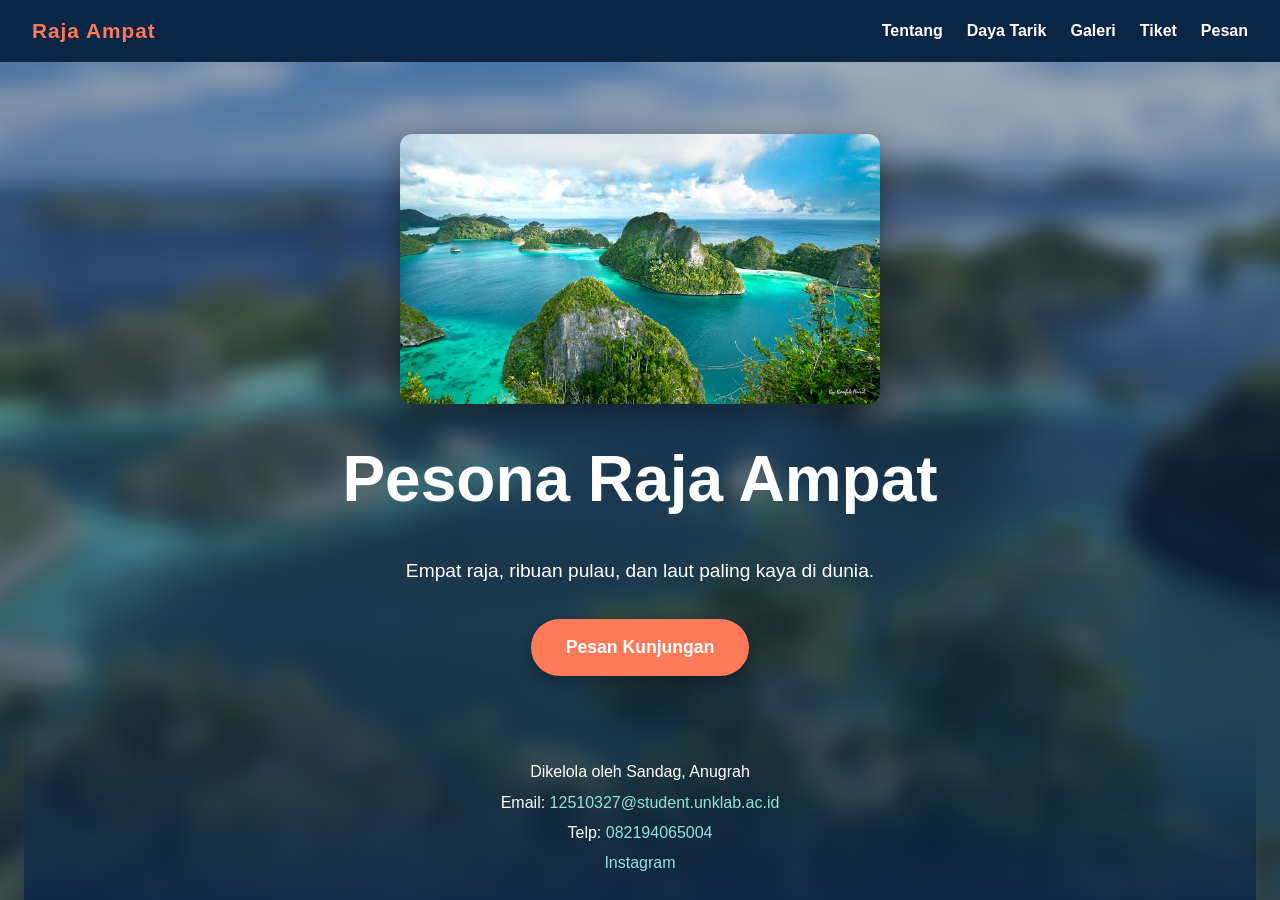
<file: index.html>
<!doctype html>
<html lang="id">
<head>
  <meta charset="UTF-8" />
  <meta name="viewport" content="width=device-width, initial-scale=1.0" />
  <meta name="description" content="Profil wisata Raja Ampat, Papua Barat Daya." />
  <link rel="stylesheet" href="style.css" />
  <title>Pesona Raja Ampat - Surga Terakhir di Timur Indonesia</title>
</head>
<body>

  <!-- ===== NAVBAR ===== -->
  <header class="navbar">
    <a class="logo" href="index.html">Raja Ampat</a>
    <nav>
      <ul>
        <li><a href="tentang.html">Tentang</a></li>
        <li><a href="daya-tarik.html">Daya Tarik</a></li>
        <li><a href="galeri.html">Galeri</a></li>
        <li><a href="tiket.html">Tiket</a></li>
        <li><a href="pesan.html">Pesan</a></li>
      </ul>
    </nav>
  </header>

  <!-- ===== BERANDA ===== -->

  <section id="beranda" class="hero">
    <div class="hero-isi">
      <img class="hero-foto" src="img/img6.jpg" alt="Pemandangan pulau karst Raja Ampat dari puncak" />
      <h1>Pesona Raja Ampat</h1>
      <p class="slogan">Empat raja, ribuan pulau, dan laut paling kaya di dunia.</p>
      <a class="tombol" href="pesan.html">Pesan Kunjungan</a>
    </div>

    <!-- ===== FOOTER (di dalam foto latar) ===== -->
    <footer class="footer-hero">
      <p>Dikelola oleh Sandag, Anugrah</p>
      <p>Email: <a href="12510327@student.unklab.ac.id">12510327@student.unklab.ac.id</a></p>
      <p>Telp: <a href="082194065004">082194065004</a></p>
      <a href="https://www.instagram.com/adnielrs?stkn=MTA4c29vZDB6dnVoOQ==" target="_blank" rel="noopener">Instagram</a>
    </footer>
  </section>

</body>
</html>
</file>
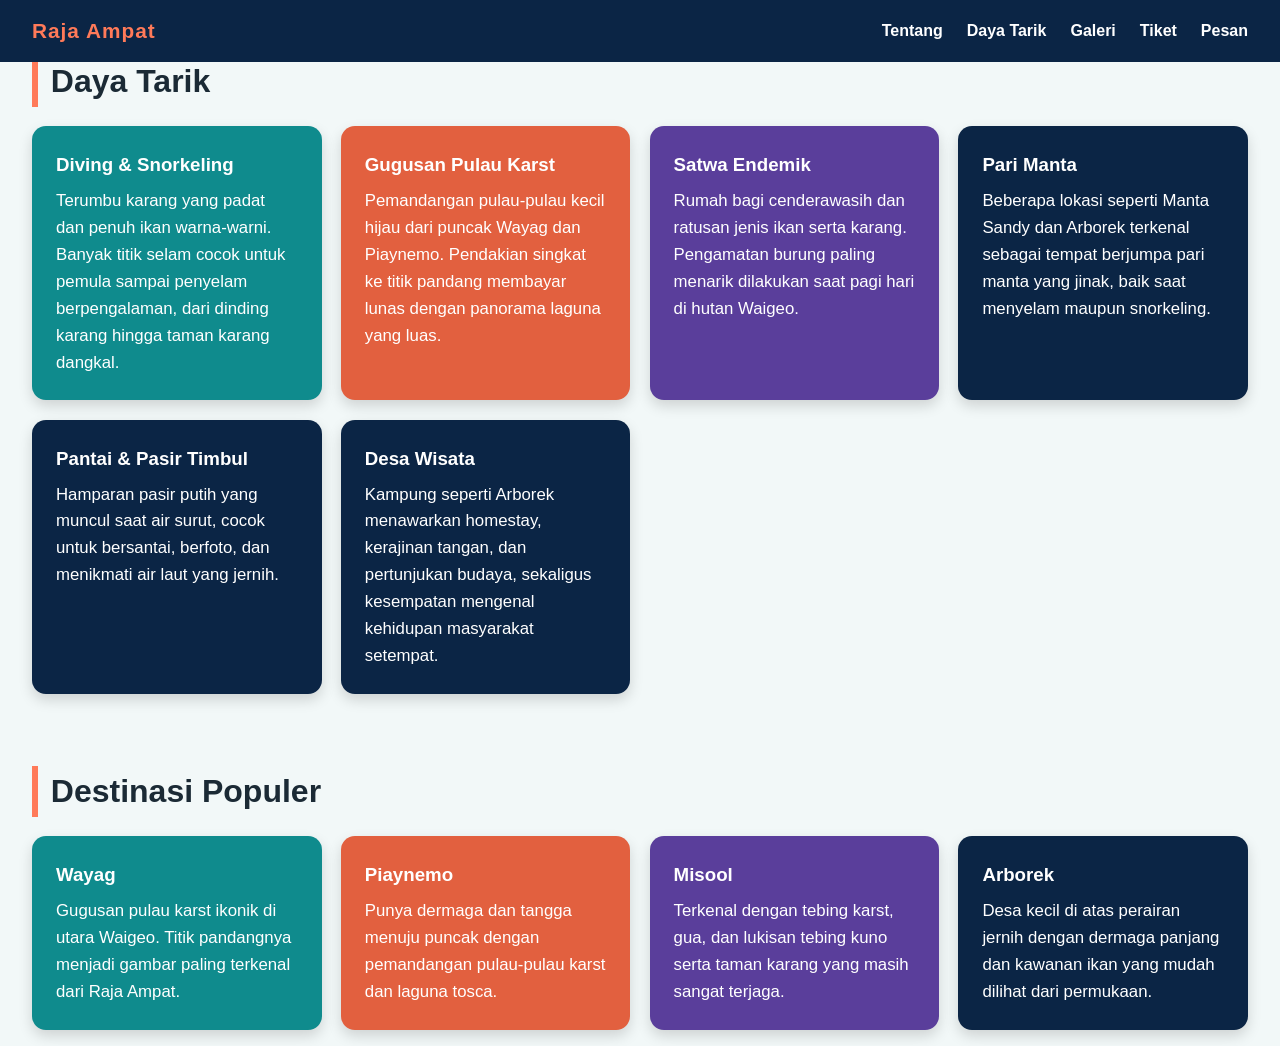
<file: daya-tarik.html>
<!doctype html>
<html lang="id">
<head>
  <meta charset="UTF-8" />
  <meta name="viewport" content="width=device-width, initial-scale=1.0" />
  <meta name="description" content="Daya tarik wisata Raja Ampat." />
  <link rel="stylesheet" href="style.css" />
  <title>Daya Tarik Raja Ampat - Pesona Raja Ampat</title>
</head>
<body>

  <!-- ===== NAVBAR ===== -->
  <header class="navbar">
    <a class="logo" href="index.html">Raja Ampat</a>
    <nav>
      <ul>
        <li><a href="tentang.html">Tentang</a></li>
        <li><a href="daya-tarik.html" class="aktif">Daya Tarik</a></li>
        <li><a href="galeri.html">Galeri</a></li>
        <li><a href="tiket.html">Tiket</a></li>
        <li><a href="pesan.html">Pesan</a></li>
      </ul>
    </nav>
  </header>

  <main class="halaman">

    <section id="daya-tarik" class="blok">
      <h2>Daya Tarik</h2>
      <div class="grid-kartu">
        <article class="kartu tosca">
          <h3>Diving &amp; Snorkeling</h3>
          <p>Terumbu karang yang padat dan penuh ikan warna-warni. Banyak titik selam cocok untuk pemula sampai penyelam berpengalaman, dari dinding karang hingga taman karang dangkal.</p>
        </article>
        <article class="kartu koral">
          <h3>Gugusan Pulau Karst</h3>
          <p>Pemandangan pulau-pulau kecil hijau dari puncak Wayag dan Piaynemo. Pendakian singkat ke titik pandang membayar lunas dengan panorama laguna yang luas.</p>
        </article>
        <article class="kartu ungu">
          <h3>Satwa Endemik</h3>
          <p>Rumah bagi cenderawasih dan ratusan jenis ikan serta karang. Pengamatan burung paling menarik dilakukan saat pagi hari di hutan Waigeo.</p>
        </article>
        <article class="kartu biru">
          <h3>Pari Manta</h3>
          <p>Beberapa lokasi seperti Manta Sandy dan Arborek terkenal sebagai tempat berjumpa pari manta yang jinak, baik saat menyelam maupun snorkeling.</p>
        </article>
        <article class="kartu hijau">
          <h3>Pantai &amp; Pasir Timbul</h3>
          <p>Hamparan pasir putih yang muncul saat air surut, cocok untuk bersantai, berfoto, dan menikmati air laut yang jernih.</p>
        </article>
        <article class="kartu oranye">
          <h3>Desa Wisata</h3>
          <p>Kampung seperti Arborek menawarkan homestay, kerajinan tangan, dan pertunjukan budaya, sekaligus kesempatan mengenal kehidupan masyarakat setempat.</p>
        </article>
      </div>
    </section>

    <section class="blok">
      <h2>Destinasi Populer</h2>
      <div class="grid-kartu">
        <article class="kartu tosca">
          <h3>Wayag</h3>
          <p>Gugusan pulau karst ikonik di utara Waigeo. Titik pandangnya menjadi gambar paling terkenal dari Raja Ampat.</p>
        </article>
        <article class="kartu koral">
          <h3>Piaynemo</h3>
          <p>Punya dermaga dan tangga menuju puncak dengan pemandangan pulau-pulau karst dan laguna tosca.</p>
        </article>
        <article class="kartu ungu">
          <h3>Misool</h3>
          <p>Terkenal dengan tebing karst, gua, dan lukisan tebing kuno serta taman karang yang masih sangat terjaga.</p>
        </article>
        <article class="kartu biru">
          <h3>Arborek</h3>
          <p>Desa kecil di atas perairan jernih dengan dermaga panjang dan kawanan ikan yang mudah dilihat dari permukaan.</p>
        </article>
      </div>
    </section>

  </main>

</body>
</html>
</file>
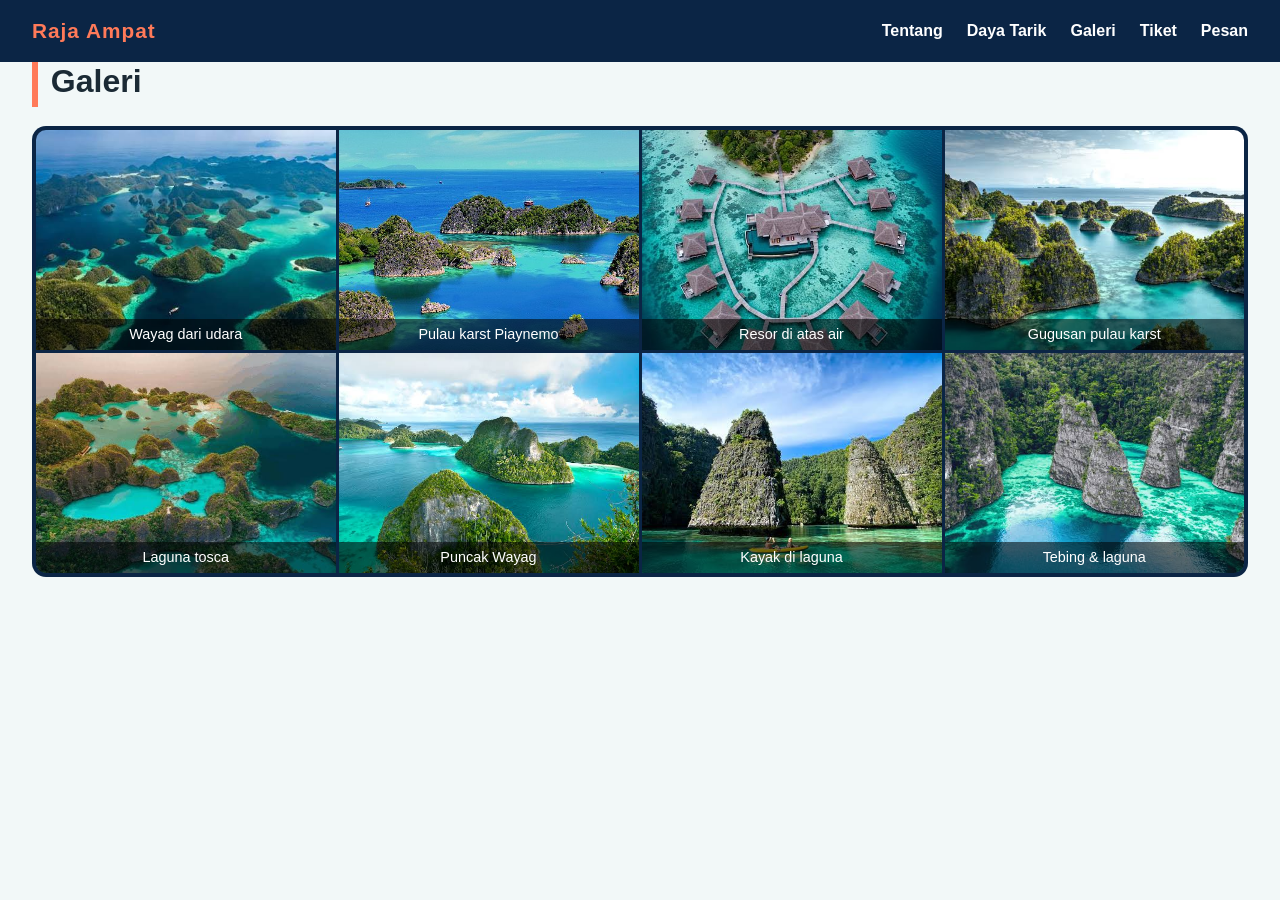
<file: galeri.html>
<!doctype html>
<html lang="id">
<head>
  <meta charset="UTF-8" />
  <meta name="viewport" content="width=device-width, initial-scale=1.0" />
  <meta name="description" content="Galeri foto Raja Ampat." />
  <link rel="stylesheet" href="style.css" />
  <title>Galeri Raja Ampat - Pesona Raja Ampat</title>
</head>
<body>

  <!-- ===== NAVBAR ===== -->
  <header class="navbar">
    <a class="logo" href="index.html">Raja Ampat</a>
    <nav>
      <ul>
        <li><a href="tentang.html">Tentang</a></li>
        <li><a href="daya-tarik.html">Daya Tarik</a></li>
        <li><a href="galeri.html" class="aktif">Galeri</a></li>
        <li><a href="tiket.html">Tiket</a></li>
        <li><a href="pesan.html">Pesan</a></li>
      </ul>
    </nav>
  </header>

  <main class="halaman">

    <section id="galeri" class="blok">
      <h2>Galeri</h2>
      <table class="galeri">
        <tr>
          <td><img src="img/img1.jpg" alt="Gugusan pulau karst Wayag dari udara" /><span>Wayag dari udara</span></td>
          <td><img src="img/img2.jpg" alt="Pulau karst di laut tosca" /><span>Pulau karst Piaynemo</span></td>
          <td><img src="img/img3.jpg" alt="Resor bungalow di atas air" /><span>Resor di atas air</span></td>
          <td><img src="img/img4.jpg" alt="Gugusan pulau karst hijau" /><span>Gugusan pulau karst</span></td>
        </tr>
        <tr>
          <td><img src="img/img5.jpg" alt="Laguna tosca di antara pulau karst" /><span>Laguna tosca</span></td>
          <td><img src="img/img6.jpg" alt="Pemandangan Wayag dari puncak" /><span>Puncak Wayag</span></td>
          <td><img src="img/img7.jpg" alt="Kayak di laguna biru" /><span>Kayak di laguna</span></td>
          <td><img src="img/img8.jpg" alt="Laguna di antara tebing karst" /><span>Tebing &amp; laguna</span></td>
        </tr>
      </table>
    </section>

  </main>

</body>
</html>
</file>
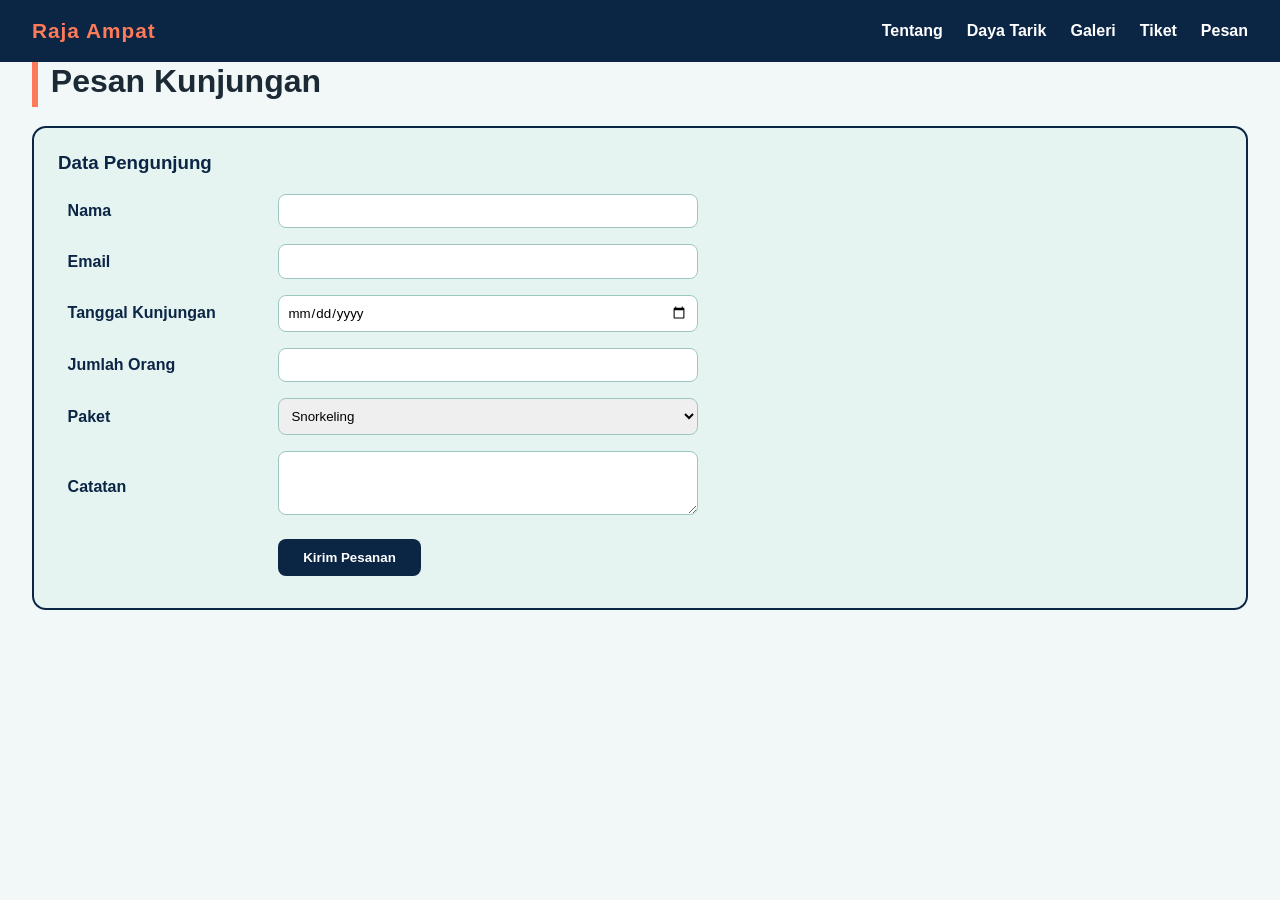
<file: pesan.html>
<!doctype html>
<html lang="id">
<head>
  <meta charset="UTF-8" />
  <meta name="viewport" content="width=device-width, initial-scale=1.0" />
  <meta name="description" content="Form pemesanan kunjungan ke Raja Ampat." />
  <link rel="stylesheet" href="style.css" />
  <title>Pesan Kunjungan - Pesona Raja Ampat</title>
</head>
<body>

  <!-- ===== NAVBAR ===== -->
  <header class="navbar">
    <a class="logo" href="index.html">Raja Ampat</a>
    <nav>
      <ul>
        <li><a href="tentang.html">Tentang</a></li>
        <li><a href="daya-tarik.html">Daya Tarik</a></li>
        <li><a href="galeri.html">Galeri</a></li>
        <li><a href="tiket.html">Tiket</a></li>
        <li><a href="pesan.html" class="aktif">Pesan</a></li>
      </ul>
    </nav>
  </header>

  <main class="halaman">

    <section id="pesan" class="blok">
      <h2>Pesan Kunjungan</h2>
      <form action="#" method="post">
        <div class="kotak-form">
          <h3>Data Pengunjung</h3>
          <table class="tabel-form">
            <tr>
              <td><label for="nama">Nama</label></td>
              <td><input type="text" id="nama" name="nama" required /></td>
            </tr>
            <tr>
              <td><label for="email">Email</label></td>
              <td><input type="email" id="email" name="email" required /></td>
            </tr>
            <tr>
              <td><label for="tgl">Tanggal Kunjungan</label></td>
              <td><input type="date" id="tgl" name="tgl" /></td>
            </tr>
            <tr>
              <td><label for="jml">Jumlah Orang</label></td>
              <td><input type="number" id="jml" name="jml" min="1" max="20" /></td>
            </tr>
            <tr>
              <td><label for="paket">Paket</label></td>
              <td>
                <select id="paket" name="paket">
                  <option>Snorkeling</option>
                  <option>Diving</option>
                  <option>Island Hopping</option>
                </select>
              </td>
            </tr>
            <tr>
              <td><label for="catatan">Catatan</label></td>
              <td><textarea id="catatan" name="catatan" rows="3"></textarea></td>
            </tr>
            <tr>
              <td></td>
              <td><button type="submit">Kirim Pesanan</button></td>
            </tr>
          </table>
        </div>
      </form>
    </section>

  </main>

</body>
</html>
</file>
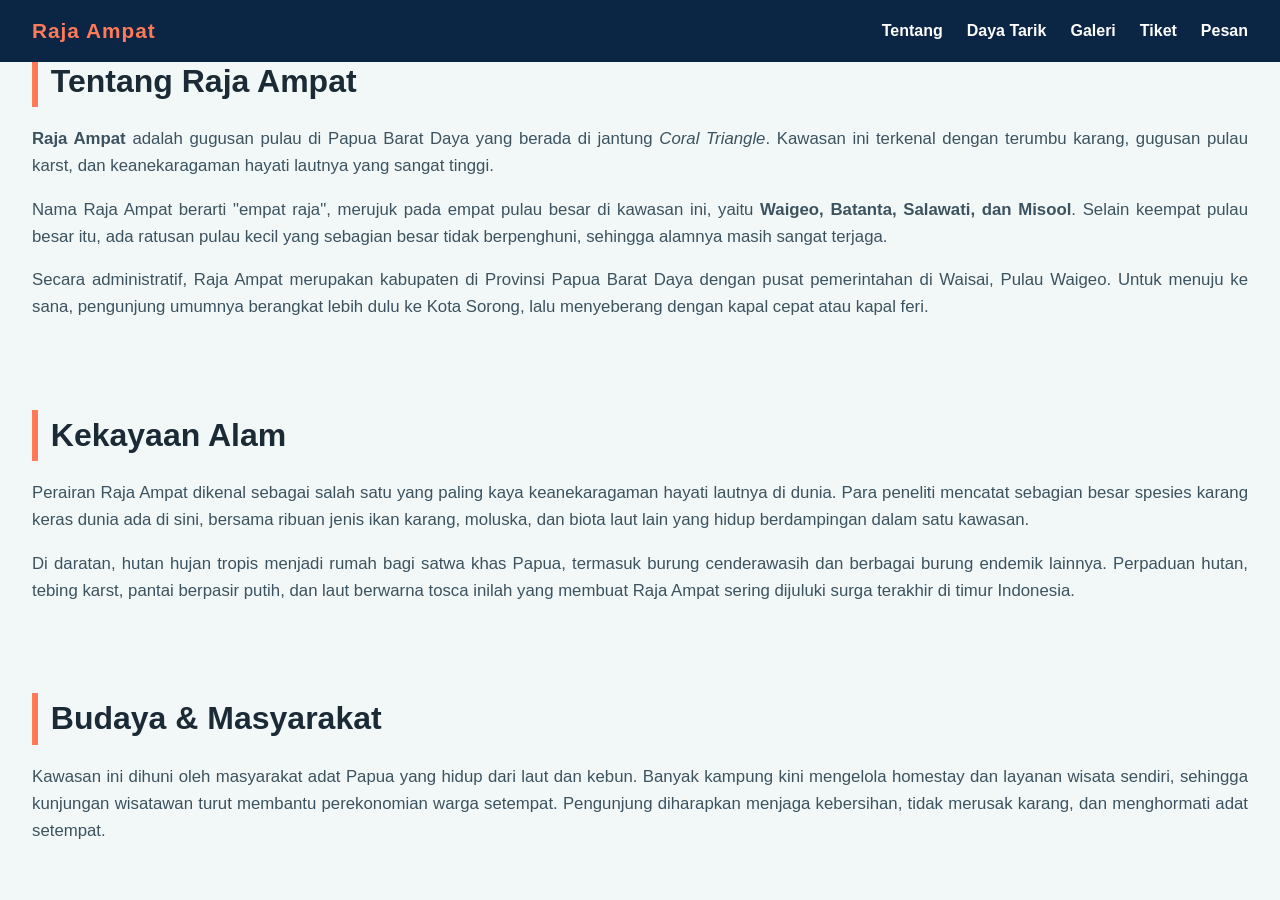
<file: tentang.html>
<!doctype html>
<html lang="id">
<head>
  <meta charset="UTF-8" />
  <meta name="viewport" content="width=device-width, initial-scale=1.0" />
  <meta name="description" content="Tentang Raja Ampat, Papua Barat Daya." />
  <link rel="stylesheet" href="style.css" />
  <title>Tentang Raja Ampat - Pesona Raja Ampat</title>
</head>
<body>

  <!-- ===== NAVBAR ===== -->
  <header class="navbar">
    <a class="logo" href="index.html">Raja Ampat</a>
    <nav>
      <ul>
        <li><a href="tentang.html" class="aktif">Tentang</a></li>
        <li><a href="daya-tarik.html">Daya Tarik</a></li>
        <li><a href="galeri.html">Galeri</a></li>
        <li><a href="tiket.html">Tiket</a></li>
        <li><a href="pesan.html">Pesan</a></li>
      </ul>
    </nav>
  </header>

  <main class="halaman">

    <section id="tentang" class="blok">
      <h2>Tentang Raja Ampat</h2>
      <p><strong>Raja Ampat</strong> adalah gugusan pulau di Papua Barat Daya yang berada di jantung <em>Coral Triangle</em>. Kawasan ini terkenal dengan terumbu karang, gugusan pulau karst, dan keanekaragaman hayati lautnya yang sangat tinggi.</p>
      <p>Nama Raja Ampat berarti "empat raja", merujuk pada empat pulau besar di kawasan ini, yaitu <strong>Waigeo, Batanta, Salawati, dan Misool</strong>. Selain keempat pulau besar itu, ada ratusan pulau kecil yang sebagian besar tidak berpenghuni, sehingga alamnya masih sangat terjaga.</p>
      <p>Secara administratif, Raja Ampat merupakan kabupaten di Provinsi Papua Barat Daya dengan pusat pemerintahan di Waisai, Pulau Waigeo. Untuk menuju ke sana, pengunjung umumnya berangkat lebih dulu ke Kota Sorong, lalu menyeberang dengan kapal cepat atau kapal feri.</p>
    </section>

    <section class="blok">
      <h2>Kekayaan Alam</h2>
      <p>Perairan Raja Ampat dikenal sebagai salah satu yang paling kaya keanekaragaman hayati lautnya di dunia. Para peneliti mencatat sebagian besar spesies karang keras dunia ada di sini, bersama ribuan jenis ikan karang, moluska, dan biota laut lain yang hidup berdampingan dalam satu kawasan.</p>
      <p>Di daratan, hutan hujan tropis menjadi rumah bagi satwa khas Papua, termasuk burung cenderawasih dan berbagai burung endemik lainnya. Perpaduan hutan, tebing karst, pantai berpasir putih, dan laut berwarna tosca inilah yang membuat Raja Ampat sering dijuluki surga terakhir di timur Indonesia.</p>
    </section>

    <section class="blok">
      <h2>Budaya &amp; Masyarakat</h2>
      <p>Kawasan ini dihuni oleh masyarakat adat Papua yang hidup dari laut dan kebun. Banyak kampung kini mengelola homestay dan layanan wisata sendiri, sehingga kunjungan wisatawan turut membantu perekonomian warga setempat. Pengunjung diharapkan menjaga kebersihan, tidak merusak karang, dan menghormati adat setempat.</p>
    </section>

  </main>

</body>
</html>
</file>
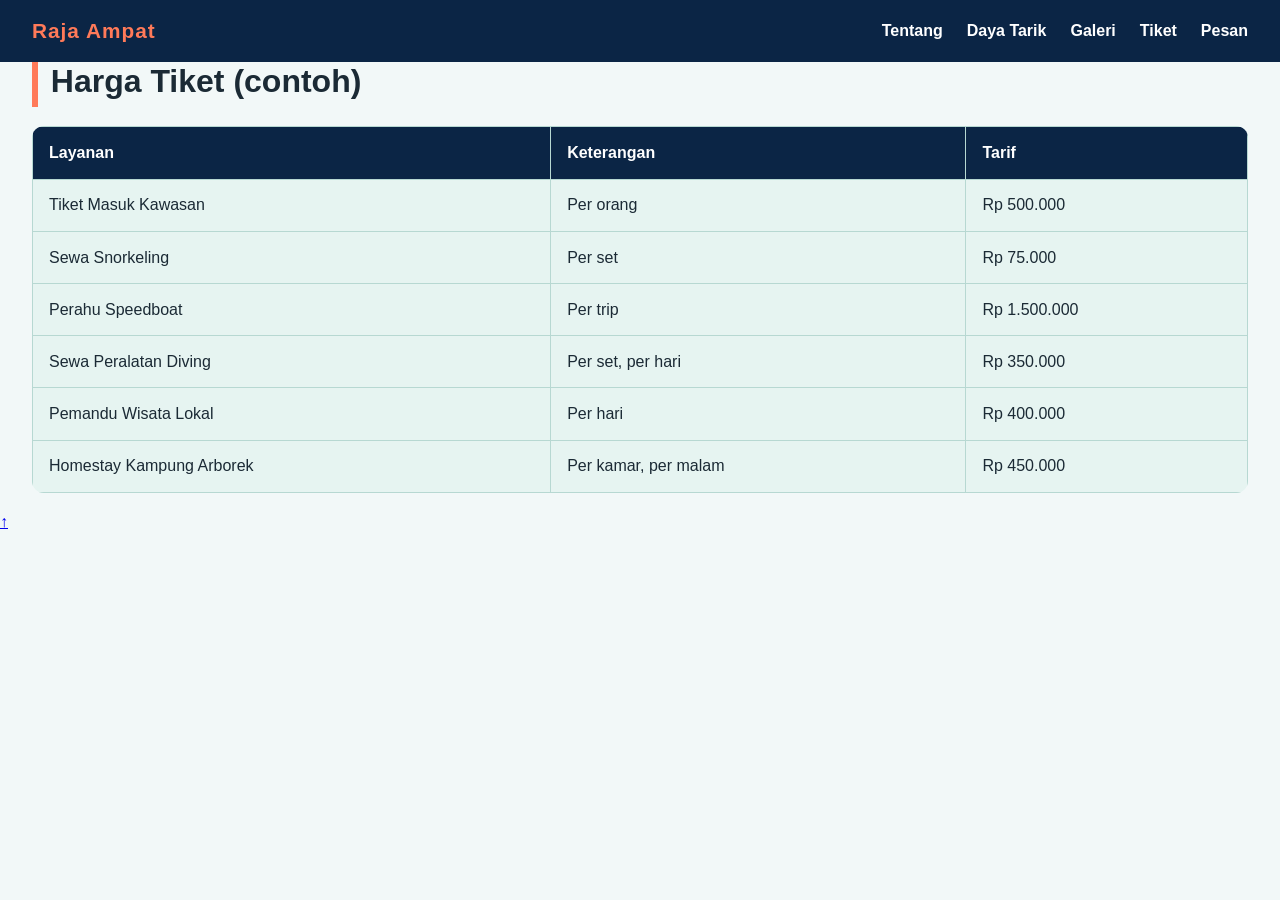
<file: tiket.html>
<!doctype html>
<html lang="id">
<head>
  <meta charset="UTF-8" />
  <meta name="viewport" content="width=device-width, initial-scale=1.0" />
  <meta name="description" content="Harga tiket wisata Raja Ampat." />
  <link rel="stylesheet" href="style.css" />
  <title>Tiket Raja Ampat - Pesona Raja Ampat</title>
</head>
<body>

  <!-- ===== NAVBAR ===== -->
  <!-- # NAVBAR: gayanya ada di style.css bagian NAVBAR. Lima menu menuju halaman lain; class="aktif" menandai halaman yang sedang dibuka. -->
  <header class="navbar">
    <a class="logo" href="index.html">Raja Ampat</a>
    <nav>
      <ul>
        <li><a href="tentang.html">Tentang</a></li>
        <li><a href="daya-tarik.html">Daya Tarik</a></li>
        <li><a href="galeri.html">Galeri</a></li>
        <li><a href="tiket.html" class="aktif">Tiket</a></li>
        <li><a href="pesan.html">Pesan</a></li>
      </ul>
    </nav>
  </header>

  <main class="halaman">
  <!-- # ISI HALAMAN: .halaman (style.css, TAMBAHAN UNTUK HALAMAN TERPISAH). -->

    <!-- # TABEL HARGA: gaya .tabel-harga di style.css (bagian TABEL HARGA). Sekarang 6 layanan; 3 baris terakhir adalah tambahan baru. -->
    <section id="tiket" class="blok">
      <h2>Harga Tiket (contoh)</h2>
      <table class="tabel-harga">
        <thead>
          <tr><th>Layanan</th><th>Keterangan</th><th>Tarif</th></tr>
        </thead>
        <tbody>
          <tr><td>Tiket Masuk Kawasan</td><td>Per orang</td><td>Rp 500.000</td></tr>
          <tr><td>Sewa Snorkeling</td><td>Per set</td><td>Rp 75.000</td></tr>
          <tr><td>Perahu Speedboat</td><td>Per trip</td><td>Rp 1.500.000</td></tr>
          <!-- # TAMBAHAN 1-3: layanan baru yang berkaitan dengan wisata Raja Ampat -->
          <tr><td>Sewa Peralatan Diving</td><td>Per set, per hari</td><td>Rp 350.000</td></tr>
          <tr><td>Pemandu Wisata Lokal</td><td>Per hari</td><td>Rp 400.000</td></tr>
          <tr><td>Homestay Kampung Arborek</td><td>Per kamar, per malam</td><td>Rp 450.000</td></tr>
        </tbody>
      </table>
    </section>

  <!-- # KE ATAS: tombol bulat kanan bawah, gayanya di style.css bagian TOMBOL KE ATAS. href="#" = kembali ke puncak halaman. -->
  <a class="ke-atas" href="#" title="Kembali ke atas">&uarr;</a>

</body>
</html>
</file>
<file: style.css>
/* ===== WARNA ===== */
:root{
    --latar-halaman: #f2f8f8;
    --navbar-latar: #0b2545;
    --navbar-teks: #ffffff;
    --aksen: #ff7a59;           /* tombol & garis judul */

    --tabel-latar: #e6f4f1;     /* isi tabel harga */
    --tabel-label: #0b2545;     /* latar label (header) tabel */
    --tabel-teks-label: #ffffff;

    --galeri-latar: #0b2545;    /* latar & garis tabel galeri */

    --form-latar: #e6f4f1;
    --form-label: #0b2545;

    --footer-latar: #0b2545;
    --footer-teks: #ffffff;
}

/* ===== DASAR ===== */
*{ box-sizing: border-box; }
html{ scroll-behavior: smooth; scroll-padding-top: 70px; }
body{
    margin: 0;
    font-family: "Segoe UI", Arial, sans-serif;
    background: var(--latar-halaman);
    color: #1b2a35;
    line-height: 1.6;
}
p{ font-size: 1.05rem; color: #3d525f; }

/* ===== NAVBAR ===== */
.navbar{
    position: fixed;
    top: 0; left: 0; right: 0;
    z-index: 1000;
    display: flex;
    justify-content: space-between;
    align-items: center;
    padding: 0.9rem 2rem;
    background: var(--navbar-latar);
}
.logo{
    color: var(--aksen);
    font-weight: 800;
    font-size: 1.3rem;
    text-decoration: none;
    letter-spacing: 1px;
}
.navbar ul{ display: flex; gap: 1.5rem; list-style: none; margin: 0; padding: 0; }
.navbar nav a{
    color: var(--navbar-teks);
    text-decoration: none;
    font-weight: 600;
    padding-bottom: 3px;
    border-bottom: 2px solid transparent;
    transition: border-color 0.3s;
}
.navbar nav a:hover{ border-color: var(--aksen); }

/* ===== HERO ===== */
.hero{
    min-height: 100vh;
    display: flex;
    align-items: center;
    justify-content: center;
    text-align: center;
    padding: 6rem 1.5rem 3rem;
    background:
        linear-gradient(rgba(11,37,69,0.55), rgba(11,37,69,0.75)),
        url("img/img9.jpg") center/cover no-repeat;
    background-color: #0b2545; /* cadangan jika foto belum ada */
    color: #fff;
}
.hero .sub{ color: #ffd6c9; letter-spacing: 3px; text-transform: uppercase; margin: 0; }
.hero h1{ font-size: clamp(2.2rem, 6vw, 4rem); margin: 0.5rem 0; }
.hero .slogan{ color: #fff; font-size: 1.2rem; margin-bottom: 2rem; }

.tombol{
    display: inline-block;
    background: var(--aksen);
    color: #fff;
    padding: 0.9rem 2.2rem;
    font-size: 1.1rem;
    font-weight: 700;
    border-radius: 50px;
    text-decoration: none;
    box-shadow: 0 6px 14px rgba(0,0,0,0.3);
    transition: transform 0.3s, background 0.3s;
}
.tombol:hover{ background: #e8603f; transform: translateY(-3px); }

/* ===== BLOK SECTION ===== */
.blok{ max-width: none; margin: 0; padding: 3.5rem 2rem 1rem 2rem; } /* selebar layar, sejajar dengan logo & menu */
.blok h2{
    font-size: 2rem;
    margin: 0 0 1.2rem;
    padding-left: 0.8rem;
    border-left: 6px solid var(--aksen);
}
.blok p{ text-align: justify; }

/* ===== KARTU DAYA TARIK ===== */
.grid-kartu{
    display: grid;
    grid-template-columns: repeat(auto-fit, minmax(250px, 1fr));
    gap: 1.2rem;
}
.kartu{
    background: var(--warna, #0b2545);
    padding: 1.5rem;
    border-radius: 14px;
    box-shadow: 0 6px 14px rgba(0,0,0,0.15);
    transition: transform 0.3s;
}
.kartu:hover{ transform: translateY(-6px); }
.kartu h3{ margin: 0 0 0.5rem; color: #fff; }
.kartu p{ margin: 0; color: #fff; text-align: left; }
/* warna kartu */
.tosca{ --warna: #0f8b8d; }
.koral{ --warna: #e2603f; }
.ungu { --warna: #5a3e9b; }

/* ===== TABEL GALERI ===== */
.galeri{
    width: 100%;
    table-layout: fixed;
    border-collapse: collapse;
    background: var(--galeri-latar);
    border: 4px solid var(--galeri-latar);
    border-radius: 14px;
    overflow: hidden;
}
.galeri td{
    position: relative;
    padding: 0;
    border: 3px solid var(--galeri-latar);
    line-height: 0;
    overflow: hidden;
}
.galeri img{
    display: block;
    width: 100%;
    height: 220px;
    object-fit: cover;
    transition: transform 0.4s;
}
.galeri td:hover img{ transform: scale(1.06); }
.galeri span{
    position: absolute;
    left: 0; right: 0; bottom: 0;
    padding: 0.4rem 0.6rem;
    background: rgba(0,0,0,0.55);
    color: #fff;
    font-size: 0.9rem;
    line-height: 1.3;
    text-align: center;
}

/* ===== TABEL HARGA ===== */
.tabel-harga{
    width: 100%;
    border-collapse: collapse;
    background: var(--tabel-latar);
    border-radius: 12px;
    overflow: hidden;
}
.tabel-harga th, .tabel-harga td{
    border: 1px solid #b7d8d2;
    padding: 0.8rem 1rem;
    text-align: left;
}
.tabel-harga thead th{ background: var(--tabel-label); color: var(--tabel-teks-label); }
.tabel-harga tbody tr:hover{ background: rgba(15,139,141,0.15); }

/* ===== FORM (TABEL) ===== */
.kotak-form{
    background: var(--form-latar);
    border: 2px solid var(--form-label);
    border-radius: 14px;
    padding: 1.2rem 1.5rem 1.5rem;
}
.kotak-form h3{ margin: 0 0 0.5rem; color: var(--form-label); }
.tabel-form{ width: 100%; border-collapse: collapse; }
.tabel-form td{ padding: 0.5rem 0.6rem; }
.tabel-form td:first-child{ width: 210px; }
.tabel-form label{ font-weight: 700; color: var(--form-label); }
.tabel-form input, .tabel-form select, .tabel-form textarea{
    width: 100%;
    max-width: 420px;
    padding: 0.55rem;
    border: 1px solid #9cc7c0;
    border-radius: 8px;
    font-family: inherit;
}
.tabel-form button{
    background: var(--form-label);
    color: #fff;
    border: none;
    padding: 0.7rem 1.6rem;
    border-radius: 8px;
    font-weight: 700;
    cursor: pointer;
}
.tabel-form button:hover{ background: var(--aksen); }

/* ===== FOOTER ===== */
.footer{
    margin-top: 3.5rem;
    padding: 1.8rem 1rem;
    background: var(--footer-latar);
    color: var(--footer-teks);
    text-align: center;
}
.footer p{ margin: 0.3rem 0; color: var(--footer-teks); text-align: center; font-size: 1rem; }
.footer a{ color: #8fe3e0; text-decoration: none; }
.footer a:hover{ text-decoration: underline; }

/* ===== RESPONSIF ===== */
@media (max-width: 700px){
    .navbar{ flex-direction: column; gap: 0.4rem; padding: 0.7rem 1rem; }
    .navbar ul{ gap: 0.9rem; }
    html{ scroll-padding-top: 100px; }
    .galeri, .galeri tr, .galeri td{ display: block; width: 100%; }
    .tabel-form td{ display: block; width: 100% !important; }
    .tabel-form input, .tabel-form select, .tabel-form textarea{ max-width: 100%; }
}

/* ===== FOOTER DI DALAM HERO (HALAMAN AWAL) ===== */
.hero{ flex-direction: column; padding-bottom: 0; }
.hero-isi{ flex: 1; display: flex; flex-direction: column; align-items: center; justify-content: center; }
.footer-hero{
    width: 100%;
    margin-top: auto;
    padding: 2.5rem 1rem 1.5rem;
    text-align: center;
    background: linear-gradient(transparent, rgba(11,37,69,0.85));
}
.footer-hero p{ margin: 0.3rem 0; color: #fff; text-align: center; font-size: 1rem; }
.footer-hero a{ color: #8fe3e0; text-decoration: none; }
.footer-hero a:hover{ text-decoration: underline; }

/* ===== HERO GAYA BUNAKEN: FOTO TENGAH + LATAR BLUR ===== */
.hero{
    position: relative;
    overflow: hidden;
    isolation: isolate;
    background: #0b2545;
}
.hero::before{
    content: "";
    position: absolute;
    inset: 0;
    z-index: -1;
    background:
        linear-gradient(rgba(11,37,69,0.35), rgba(11,37,69,0.65)),
        url("img/img9.jpg") center/cover no-repeat;
    filter: blur(10px);       /* kekuatan blur */
    transform: scale(1.1);    /* memudar akibat blur */
}
.hero-foto{
    display: block;
    width: min(480px, 80%);
    aspect-ratio: 16 / 9;
    object-fit: cover;
    border-radius: 12px;
    box-shadow: 0 10px 28px rgba(0,0,0,0.45);
    margin: 0 auto 1.5rem;
}
@media (max-width: 700px){
    .hero-foto{ width: 90%; }
}

/* ===== URUTAN JUDUL: PESONA RAJA AMPAT DI ATAS, PAPUA BARAT DAYA DI BAWAHNYA ===== */
.hero h1{ margin: 0 0 0.4rem; }
.hero .sub{ margin: 0 0 1.2rem; }
</file>
